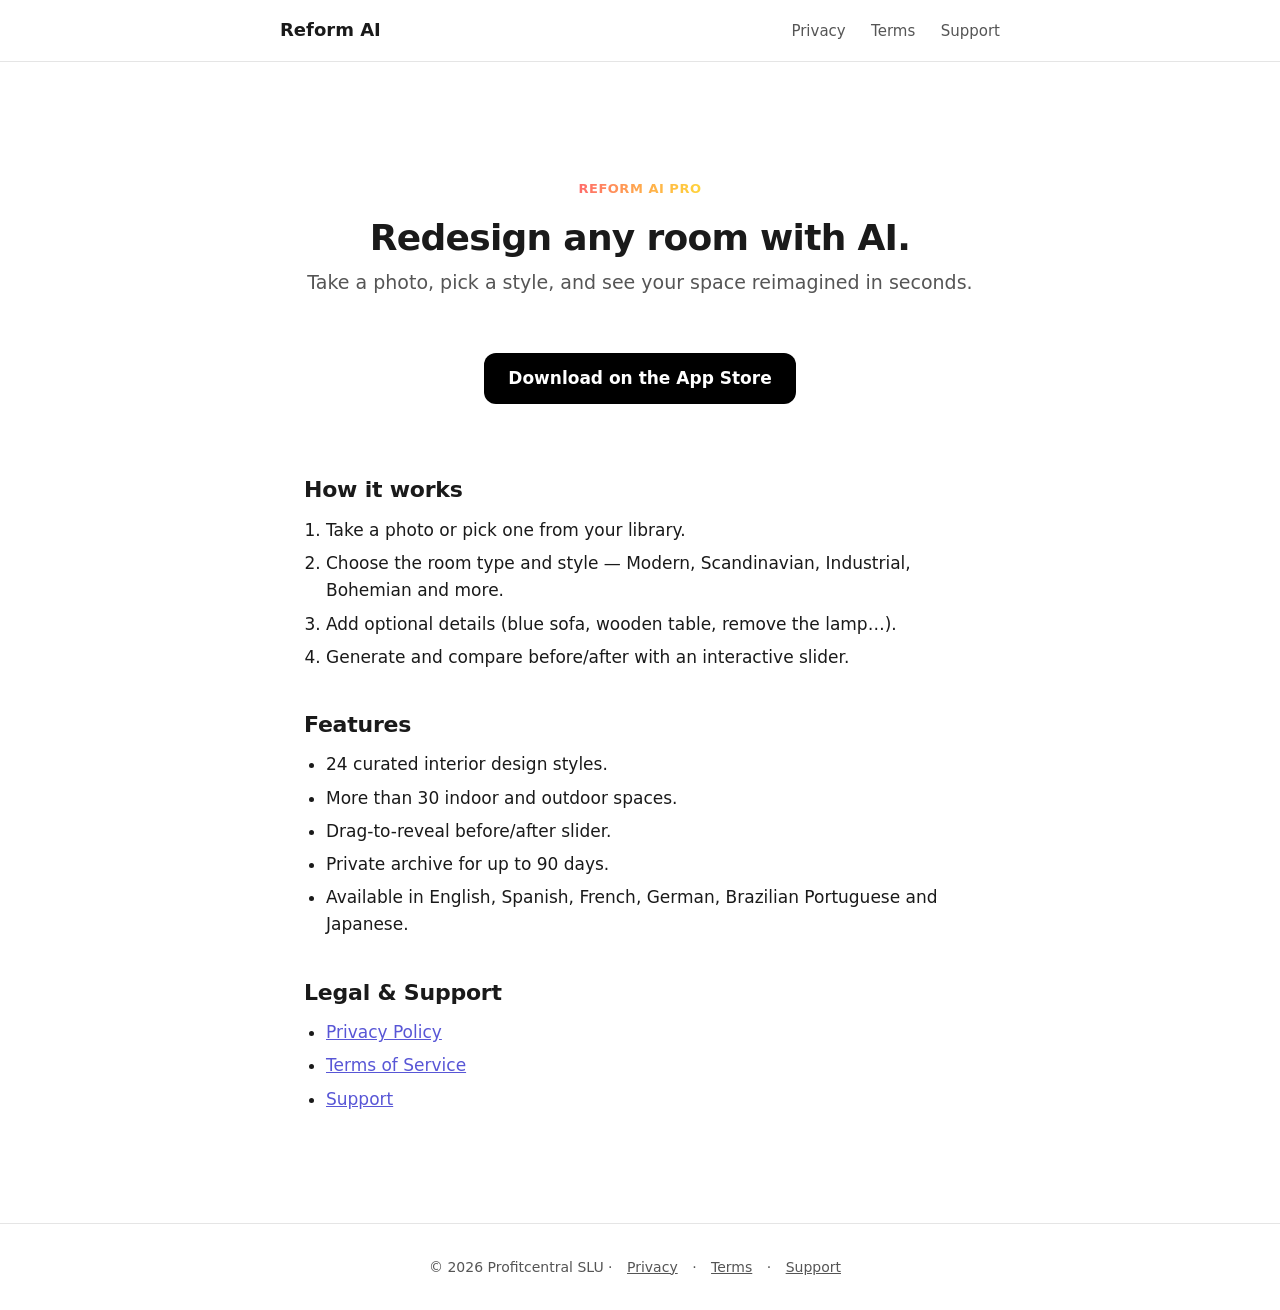
<file: index.html>
<!DOCTYPE html>
<html lang="en">
<head>
  <meta charset="UTF-8">
  <meta name="viewport" content="width=device-width, initial-scale=1.0">
  <title>Reform AI — Redesign Any Room With AI</title>
  <meta name="description" content="Take a photo, pick a style, get a photorealistic redesign in seconds. Reform AI for iOS.">
  <link rel="stylesheet" href="style.css">
</head>
<body>
  <header class="site-header">
    <div class="inner">
      <a href="index.html" class="brand">Reform AI</a>
      <nav>
        <a href="privacy.html">Privacy</a>
        <a href="terms.html">Terms</a>
        <a href="support.html">Support</a>
      </nav>
    </div>
  </header>

  <div class="container">
    <section class="hero">
      <div class="badge">Reform AI PRO</div>
      <h1>Redesign any room with AI.</h1>
      <p class="lead">Take a photo, pick a style, and see your space reimagined in seconds.</p>
      <a class="cta" href="#">Download on the App Store</a>
    </section>

    <section>
      <h2>How it works</h2>
      <ol>
        <li>Take a photo or pick one from your library.</li>
        <li>Choose the room type and style — Modern, Scandinavian, Industrial, Bohemian and more.</li>
        <li>Add optional details (blue sofa, wooden table, remove the lamp…).</li>
        <li>Generate and compare before/after with an interactive slider.</li>
      </ol>
    </section>

    <section>
      <h2>Features</h2>
      <ul>
        <li>24 curated interior design styles.</li>
        <li>More than 30 indoor and outdoor spaces.</li>
        <li>Drag-to-reveal before/after slider.</li>
        <li>Private archive for up to 90 days.</li>
        <li>Available in English, Spanish, French, German, Brazilian Portuguese and Japanese.</li>
      </ul>
    </section>

    <section>
      <h2>Legal &amp; Support</h2>
      <ul>
        <li><a href="privacy.html">Privacy Policy</a></li>
        <li><a href="terms.html">Terms of Service</a></li>
        <li><a href="support.html">Support</a></li>
      </ul>
    </section>
  </div>

  <footer class="site-footer">
    © 2026 Profitcentral SLU ·
    <a href="privacy.html">Privacy</a> ·
    <a href="terms.html">Terms</a> ·
    <a href="support.html">Support</a>
  </footer>
</body>
</html>
</file>
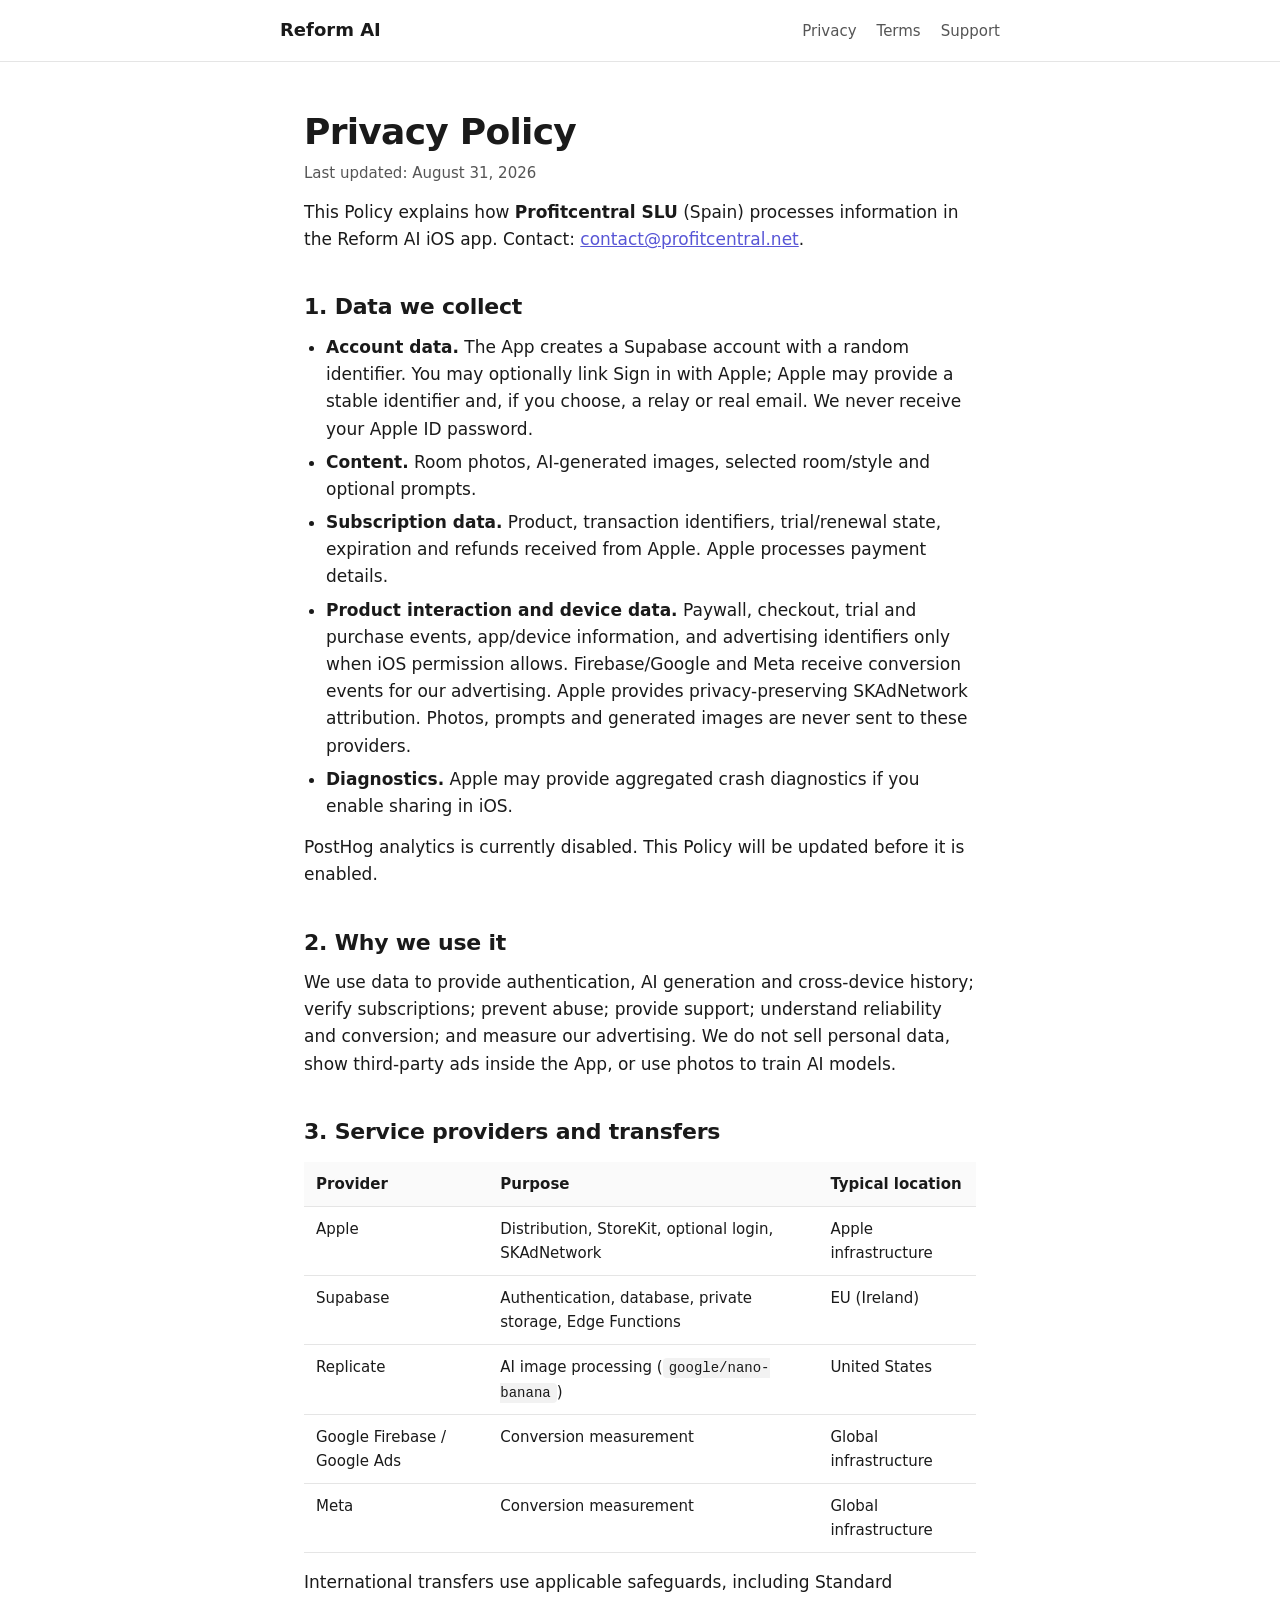
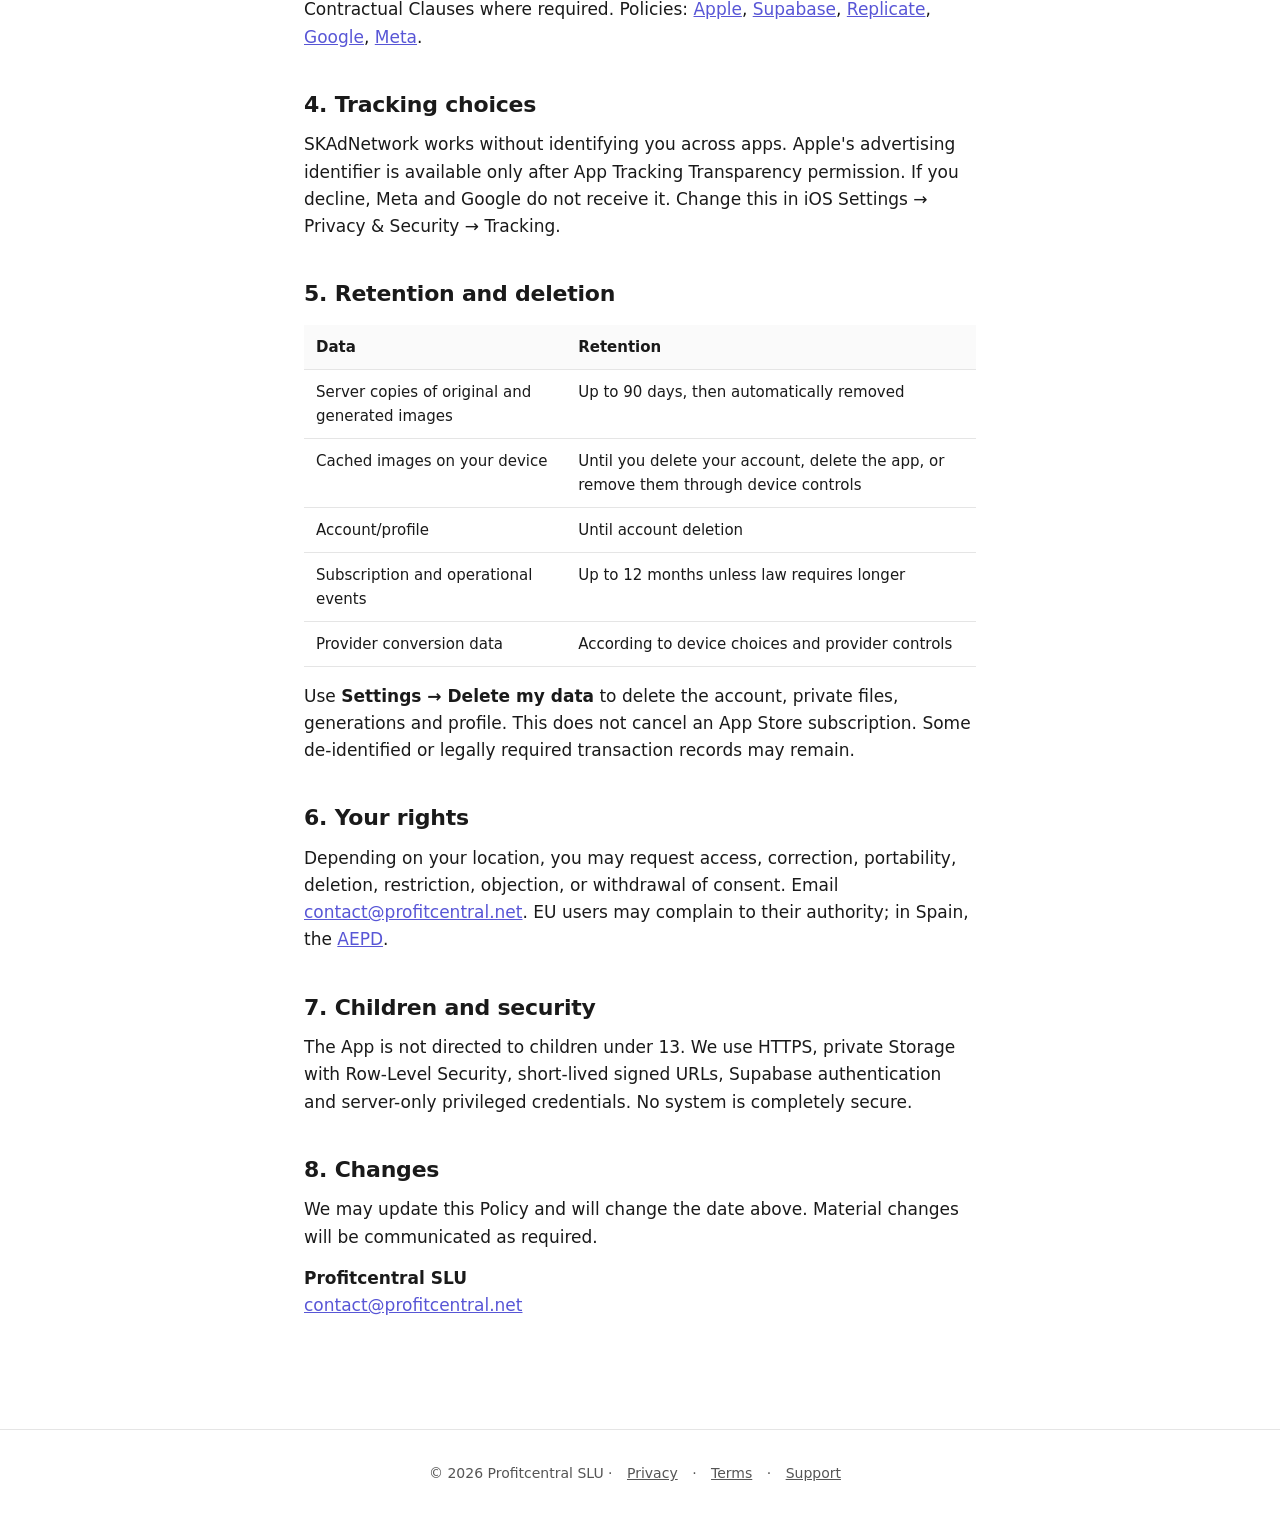
<file: privacy.html>
<!DOCTYPE html>
<html lang="en">
<head>
  <meta charset="UTF-8"><meta name="viewport" content="width=device-width, initial-scale=1.0">
  <title>Privacy Policy — Reform AI</title><link rel="stylesheet" href="style.css">
</head>
<body>
  <header class="site-header"><div class="inner"><a href="index.html" class="brand">Reform AI</a><nav><a href="privacy.html">Privacy</a><a href="terms.html">Terms</a><a href="support.html">Support</a></nav></div></header>
  <main class="container">
    <h1>Privacy Policy</h1><p class="muted">Last updated: August 31, 2026</p>
    <p>This Policy explains how <strong>Profitcentral SLU</strong> (Spain) processes information in the Reform AI iOS app. Contact: <a href="mailto:contact@profitcentral.net">contact@profitcentral.net</a>.</p>

    <h2>1. Data we collect</h2>
    <ul>
      <li><strong>Account data.</strong> The App creates a Supabase account with a random identifier. You may optionally link Sign in with Apple; Apple may provide a stable identifier and, if you choose, a relay or real email. We never receive your Apple ID password.</li>
      <li><strong>Content.</strong> Room photos, AI-generated images, selected room/style and optional prompts.</li>
      <li><strong>Subscription data.</strong> Product, transaction identifiers, trial/renewal state, expiration and refunds received from Apple. Apple processes payment details.</li>
      <li><strong>Product interaction and device data.</strong> Paywall, checkout, trial and purchase events, app/device information, and advertising identifiers only when iOS permission allows. Firebase/Google and Meta receive conversion events for our advertising. Apple provides privacy-preserving SKAdNetwork attribution. Photos, prompts and generated images are never sent to these providers.</li>
      <li><strong>Diagnostics.</strong> Apple may provide aggregated crash diagnostics if you enable sharing in iOS.</li>
    </ul>
    <p>PostHog analytics is currently disabled. This Policy will be updated before it is enabled.</p>

    <h2>2. Why we use it</h2>
    <p>We use data to provide authentication, AI generation and cross-device history; verify subscriptions; prevent abuse; provide support; understand reliability and conversion; and measure our advertising. We do not sell personal data, show third-party ads inside the App, or use photos to train AI models.</p>

    <h2>3. Service providers and transfers</h2>
    <table><thead><tr><th>Provider</th><th>Purpose</th><th>Typical location</th></tr></thead><tbody>
      <tr><td>Apple</td><td>Distribution, StoreKit, optional login, SKAdNetwork</td><td>Apple infrastructure</td></tr>
      <tr><td>Supabase</td><td>Authentication, database, private storage, Edge Functions</td><td>EU (Ireland)</td></tr>
      <tr><td>Replicate</td><td>AI image processing (<code>google/nano-banana</code>)</td><td>United States</td></tr>
      <tr><td>Google Firebase / Google Ads</td><td>Conversion measurement</td><td>Global infrastructure</td></tr>
      <tr><td>Meta</td><td>Conversion measurement</td><td>Global infrastructure</td></tr>
    </tbody></table>
    <p>International transfers use applicable safeguards, including Standard Contractual Clauses where required. Policies: <a href="https://www.apple.com/legal/privacy/">Apple</a>, <a href="https://supabase.com/privacy">Supabase</a>, <a href="https://replicate.com/privacy">Replicate</a>, <a href="https://policies.google.com/privacy">Google</a>, <a href="https://www.facebook.com/privacy/policy/">Meta</a>.</p>

    <h2>4. Tracking choices</h2>
    <p>SKAdNetwork works without identifying you across apps. Apple's advertising identifier is available only after App Tracking Transparency permission. If you decline, Meta and Google do not receive it. Change this in iOS Settings → Privacy &amp; Security → Tracking.</p>

    <h2 id="your-choices">5. Retention and deletion</h2>
    <table><thead><tr><th>Data</th><th>Retention</th></tr></thead><tbody>
      <tr><td>Server copies of original and generated images</td><td>Up to 90 days, then automatically removed</td></tr>
      <tr><td>Cached images on your device</td><td>Until you delete your account, delete the app, or remove them through device controls</td></tr>
      <tr><td>Account/profile</td><td>Until account deletion</td></tr>
      <tr><td>Subscription and operational events</td><td>Up to 12 months unless law requires longer</td></tr>
      <tr><td>Provider conversion data</td><td>According to device choices and provider controls</td></tr>
    </tbody></table>
    <p>Use <strong>Settings → Delete my data</strong> to delete the account, private files, generations and profile. This does not cancel an App Store subscription. Some de-identified or legally required transaction records may remain.</p>

    <h2>6. Your rights</h2>
    <p>Depending on your location, you may request access, correction, portability, deletion, restriction, objection, or withdrawal of consent. Email <a href="mailto:contact@profitcentral.net">contact@profitcentral.net</a>. EU users may complain to their authority; in Spain, the <a href="https://www.aepd.es">AEPD</a>.</p>

    <h2>7. Children and security</h2>
    <p>The App is not directed to children under 13. We use HTTPS, private Storage with Row-Level Security, short-lived signed URLs, Supabase authentication and server-only privileged credentials. No system is completely secure.</p>

    <h2>8. Changes</h2><p>We may update this Policy and will change the date above. Material changes will be communicated as required.</p>
    <p><strong>Profitcentral SLU</strong><br><a href="mailto:contact@profitcentral.net">contact@profitcentral.net</a></p>
  </main>
  <footer class="site-footer">© 2026 Profitcentral SLU · <a href="privacy.html">Privacy</a> · <a href="terms.html">Terms</a> · <a href="support.html">Support</a></footer>
</body></html>
</file>
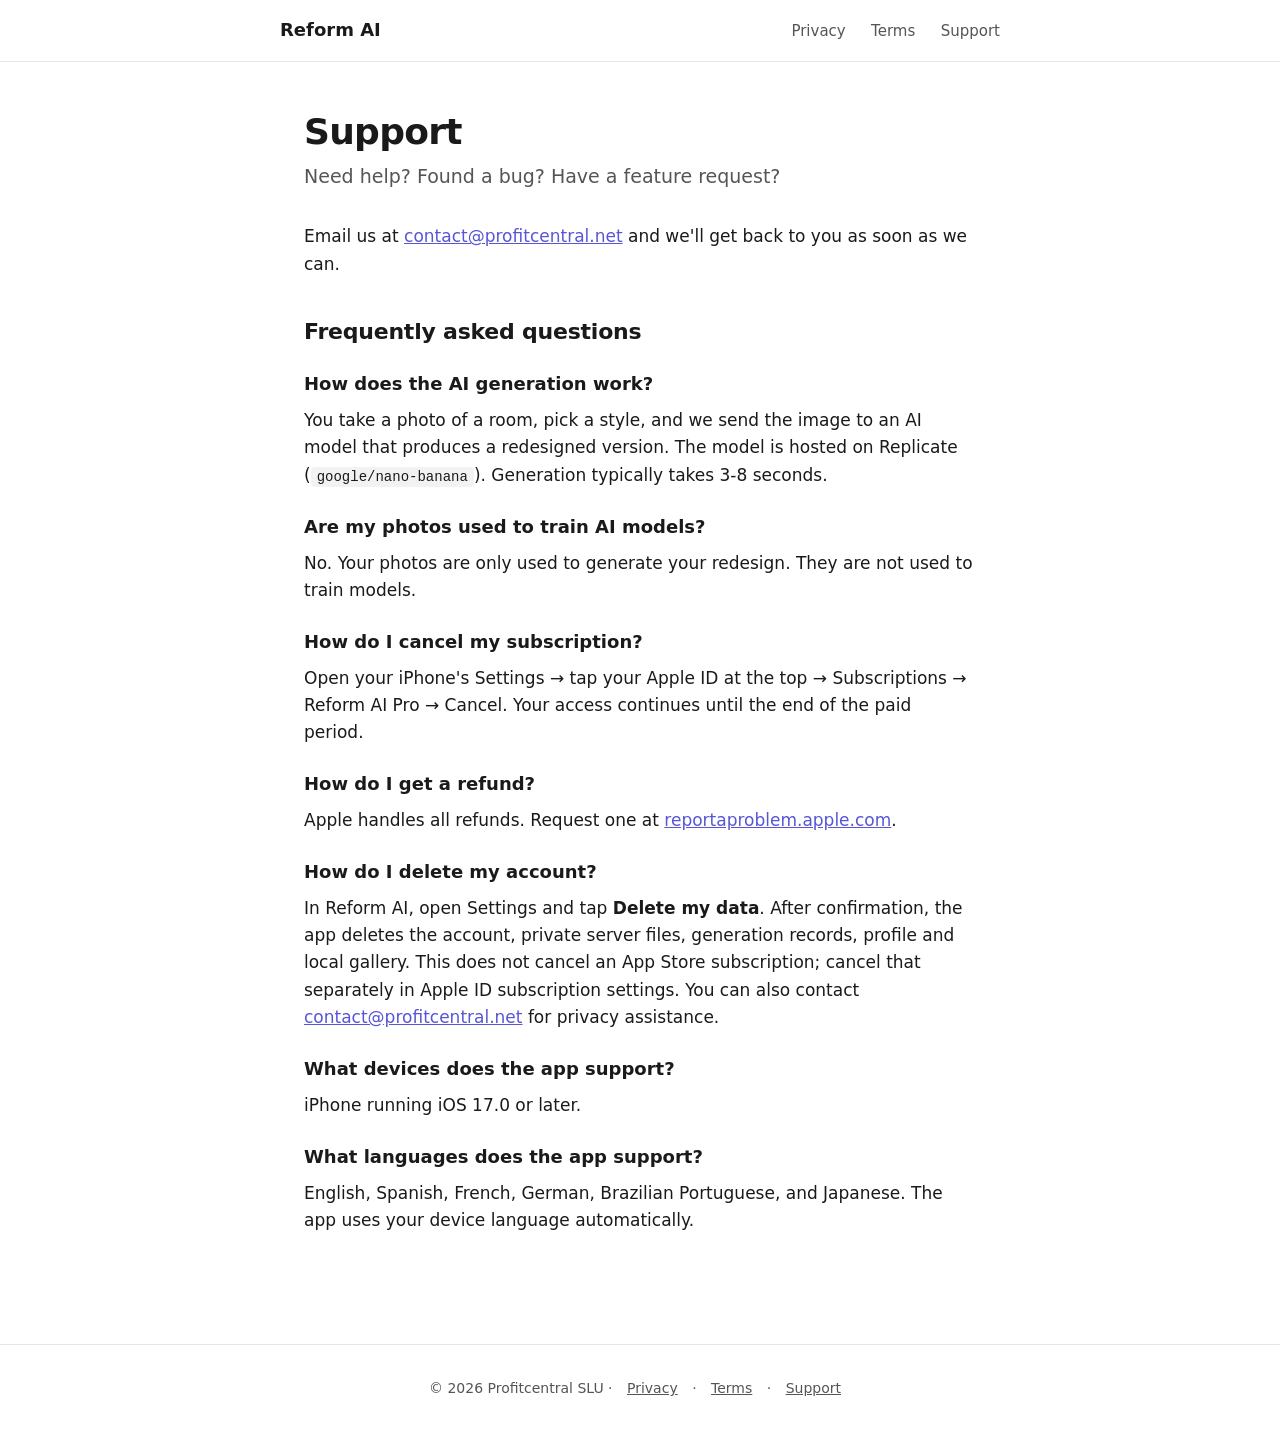
<file: support.html>
<!DOCTYPE html>
<html lang="en">
<head>
  <meta charset="UTF-8">
  <meta name="viewport" content="width=device-width, initial-scale=1.0">
  <title>Support — Reform AI</title>
  <link rel="stylesheet" href="style.css">
</head>
<body>
  <header class="site-header">
    <div class="inner">
      <a href="index.html" class="brand">Reform AI</a>
      <nav>
        <a href="privacy.html">Privacy</a>
        <a href="terms.html">Terms</a>
        <a href="support.html">Support</a>
      </nav>
    </div>
  </header>

  <main class="container">
    <h1>Support</h1>
    <p class="lead">Need help? Found a bug? Have a feature request?</p>

    <p>Email us at <a href="mailto:contact@profitcentral.net">contact@profitcentral.net</a> and we'll get back to you as soon as we can.</p>

    <h2>Frequently asked questions</h2>

    <h3>How does the AI generation work?</h3>
    <p>You take a photo of a room, pick a style, and we send the image to an AI model that produces a redesigned version. The model is hosted on Replicate (<code>google/nano-banana</code>). Generation typically takes 3-8 seconds.</p>

    <h3>Are my photos used to train AI models?</h3>
    <p>No. Your photos are only used to generate your redesign. They are not used to train models.</p>

    <h3>How do I cancel my subscription?</h3>
    <p>Open your iPhone's Settings → tap your Apple ID at the top → Subscriptions → Reform AI Pro → Cancel. Your access continues until the end of the paid period.</p>

    <h3>How do I get a refund?</h3>
    <p>Apple handles all refunds. Request one at <a href="https://reportaproblem.apple.com">reportaproblem.apple.com</a>.</p>

    <h3>How do I delete my account?</h3>
    <p>In Reform AI, open Settings and tap <strong>Delete my data</strong>. After confirmation, the app deletes the account, private server files, generation records, profile and local gallery. This does not cancel an App Store subscription; cancel that separately in Apple ID subscription settings. You can also contact <a href="mailto:contact@profitcentral.net">contact@profitcentral.net</a> for privacy assistance.</p>

    <h3>What devices does the app support?</h3>
    <p>iPhone running iOS 17.0 or later.</p>

    <h3>What languages does the app support?</h3>
    <p>English, Spanish, French, German, Brazilian Portuguese, and Japanese. The app uses your device language automatically.</p>
  </main>

  <footer class="site-footer">
    © 2026 Profitcentral SLU ·
    <a href="privacy.html">Privacy</a> ·
    <a href="terms.html">Terms</a> ·
    <a href="support.html">Support</a>
  </footer>
</body>
</html>
</file>
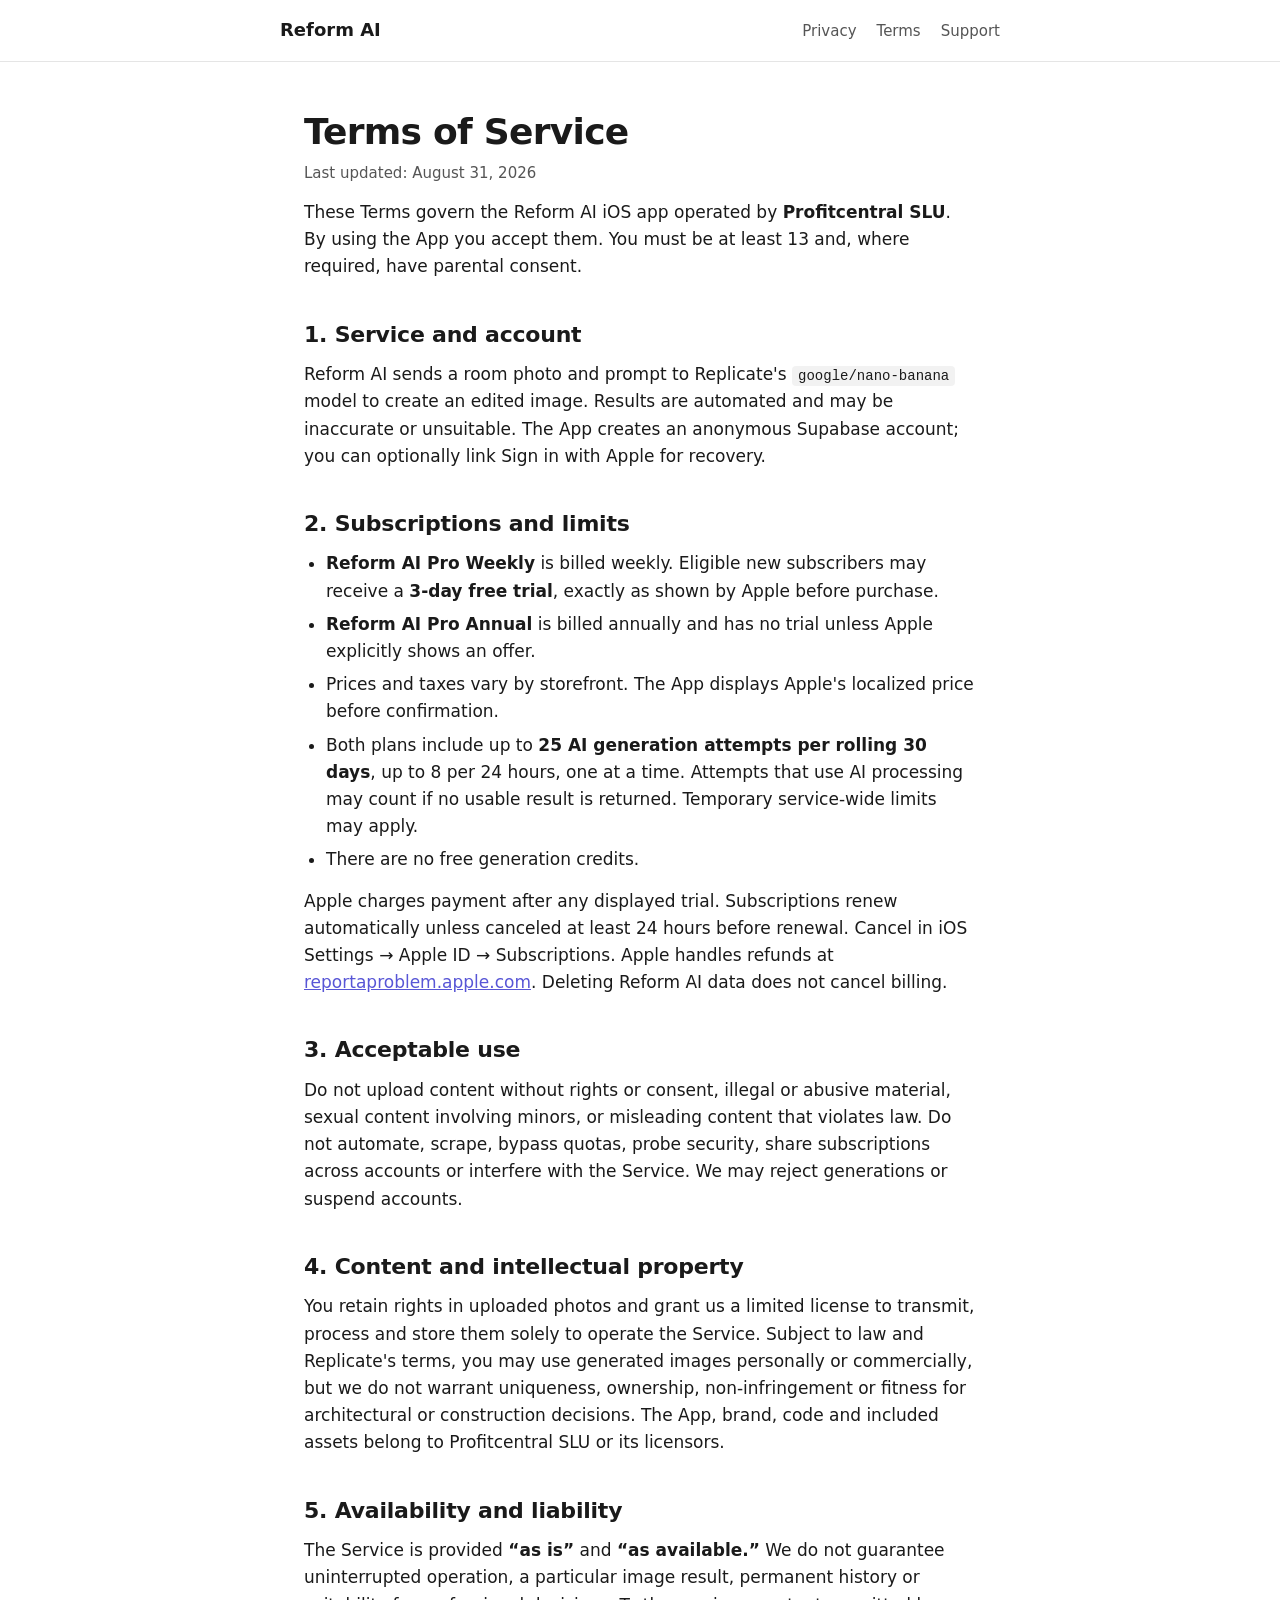
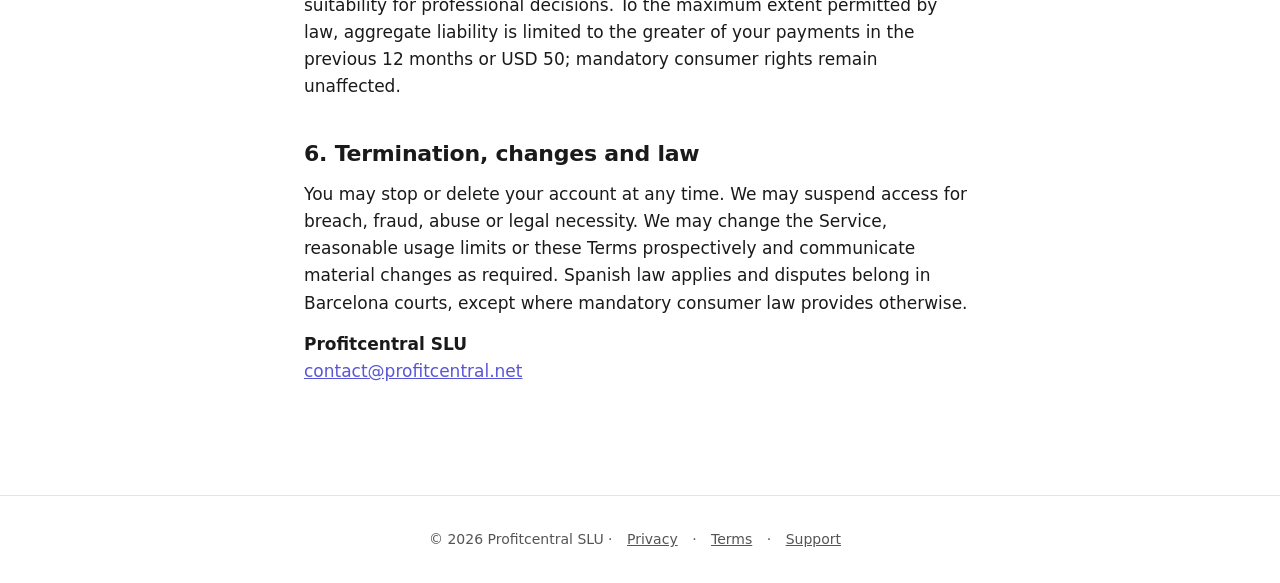
<file: terms.html>
<!DOCTYPE html>
<html lang="en">
<head>
  <meta charset="UTF-8"><meta name="viewport" content="width=device-width, initial-scale=1.0">
  <title>Terms of Service — Reform AI</title><link rel="stylesheet" href="style.css">
</head>
<body>
  <header class="site-header"><div class="inner"><a href="index.html" class="brand">Reform AI</a><nav><a href="privacy.html">Privacy</a><a href="terms.html">Terms</a><a href="support.html">Support</a></nav></div></header>
  <main class="container">
    <h1>Terms of Service</h1><p class="muted">Last updated: August 31, 2026</p>
    <p>These Terms govern the Reform AI iOS app operated by <strong>Profitcentral SLU</strong>. By using the App you accept them. You must be at least 13 and, where required, have parental consent.</p>

    <h2>1. Service and account</h2>
    <p>Reform AI sends a room photo and prompt to Replicate's <code>google/nano-banana</code> model to create an edited image. Results are automated and may be inaccurate or unsuitable. The App creates an anonymous Supabase account; you can optionally link Sign in with Apple for recovery.</p>

    <h2>2. Subscriptions and limits</h2>
    <ul>
      <li><strong>Reform AI Pro Weekly</strong> is billed weekly. Eligible new subscribers may receive a <strong>3-day free trial</strong>, exactly as shown by Apple before purchase.</li>
      <li><strong>Reform AI Pro Annual</strong> is billed annually and has no trial unless Apple explicitly shows an offer.</li>
      <li>Prices and taxes vary by storefront. The App displays Apple's localized price before confirmation.</li>
      <li>Both plans include up to <strong>25 AI generation attempts per rolling 30 days</strong>, up to 8 per 24 hours, one at a time. Attempts that use AI processing may count if no usable result is returned. Temporary service-wide limits may apply.</li>
      <li>There are no free generation credits.</li>
    </ul>
    <p>Apple charges payment after any displayed trial. Subscriptions renew automatically unless canceled at least 24 hours before renewal. Cancel in iOS Settings → Apple ID → Subscriptions. Apple handles refunds at <a href="https://reportaproblem.apple.com">reportaproblem.apple.com</a>. Deleting Reform AI data does not cancel billing.</p>

    <h2>3. Acceptable use</h2>
    <p>Do not upload content without rights or consent, illegal or abusive material, sexual content involving minors, or misleading content that violates law. Do not automate, scrape, bypass quotas, probe security, share subscriptions across accounts or interfere with the Service. We may reject generations or suspend accounts.</p>

    <h2>4. Content and intellectual property</h2>
    <p>You retain rights in uploaded photos and grant us a limited license to transmit, process and store them solely to operate the Service. Subject to law and Replicate's terms, you may use generated images personally or commercially, but we do not warrant uniqueness, ownership, non-infringement or fitness for architectural or construction decisions. The App, brand, code and included assets belong to Profitcentral SLU or its licensors.</p>

    <h2>5. Availability and liability</h2>
    <p>The Service is provided <strong>“as is”</strong> and <strong>“as available.”</strong> We do not guarantee uninterrupted operation, a particular image result, permanent history or suitability for professional decisions. To the maximum extent permitted by law, aggregate liability is limited to the greater of your payments in the previous 12 months or USD 50; mandatory consumer rights remain unaffected.</p>

    <h2>6. Termination, changes and law</h2>
    <p>You may stop or delete your account at any time. We may suspend access for breach, fraud, abuse or legal necessity. We may change the Service, reasonable usage limits or these Terms prospectively and communicate material changes as required. Spanish law applies and disputes belong in Barcelona courts, except where mandatory consumer law provides otherwise.</p>
    <p><strong>Profitcentral SLU</strong><br><a href="mailto:contact@profitcentral.net">contact@profitcentral.net</a></p>
  </main>
  <footer class="site-footer">© 2026 Profitcentral SLU · <a href="privacy.html">Privacy</a> · <a href="terms.html">Terms</a> · <a href="support.html">Support</a></footer>
</body></html>
</file>
<file: style.css>
/* Shared stylesheet for AI Remodel marketing pages */
:root {
  --bg: #ffffff;
  --fg: #1a1a1a;
  --fg-muted: #555;
  --accent: #5856d6;
  --border: #e5e5e5;
  --max-width: 720px;
  --radius: 12px;
  --font-body: -apple-system, BlinkMacSystemFont, "SF Pro Text", "Segoe UI", system-ui, sans-serif;
  --font-display: -apple-system, BlinkMacSystemFont, "SF Pro Display", system-ui, sans-serif;
}

@media (prefers-color-scheme: dark) {
  :root {
    --bg: #111;
    --fg: #f2f2f2;
    --fg-muted: #aaa;
    --border: #2a2a2a;
  }
}

* { box-sizing: border-box; }

html { -webkit-text-size-adjust: 100%; }

body {
  margin: 0;
  padding: 0;
  font-family: var(--font-body);
  font-size: 17px;
  line-height: 1.6;
  color: var(--fg);
  background: var(--bg);
}

.container {
  max-width: var(--max-width);
  margin: 0 auto;
  padding: 48px 24px 96px;
}

header.site-header {
  border-bottom: 1px solid var(--border);
  padding: 16px 24px;
  position: sticky;
  top: 0;
  background: var(--bg);
  z-index: 10;
}

header.site-header .inner {
  max-width: var(--max-width);
  margin: 0 auto;
  display: flex;
  justify-content: space-between;
  align-items: center;
  gap: 16px;
}

header.site-header a.brand {
  font-family: var(--font-display);
  font-weight: 700;
  font-size: 18px;
  color: var(--fg);
  text-decoration: none;
}

header.site-header nav a {
  color: var(--fg-muted);
  text-decoration: none;
  margin-left: 20px;
  font-size: 15px;
}

header.site-header nav a:hover { color: var(--accent); }

h1 {
  font-family: var(--font-display);
  font-size: 36px;
  line-height: 1.2;
  margin: 0 0 8px;
  letter-spacing: -0.02em;
}

h2 {
  font-family: var(--font-display);
  font-size: 22px;
  line-height: 1.3;
  margin: 40px 0 12px;
  letter-spacing: -0.01em;
}

h3 {
  font-size: 18px;
  margin: 24px 0 8px;
}

p, ul, ol {
  margin: 0 0 14px;
  color: var(--fg);
}

ul, ol { padding-left: 22px; }

li + li { margin-top: 6px; }

a { color: var(--accent); }

.muted { color: var(--fg-muted); font-size: 15px; }

.lead {
  font-size: 19px;
  color: var(--fg-muted);
  margin-bottom: 32px;
}

table {
  width: 100%;
  border-collapse: collapse;
  margin: 16px 0;
  font-size: 15px;
}

th, td {
  text-align: left;
  padding: 10px 12px;
  border-bottom: 1px solid var(--border);
  vertical-align: top;
}

th {
  font-weight: 600;
  background: rgba(0,0,0,0.02);
}

@media (prefers-color-scheme: dark) {
  th { background: rgba(255,255,255,0.03); }
}

code {
  font-family: ui-monospace, "SF Mono", Menlo, monospace;
  background: rgba(0,0,0,0.05);
  padding: 2px 6px;
  border-radius: 4px;
  font-size: 14px;
}

@media (prefers-color-scheme: dark) {
  code { background: rgba(255,255,255,0.08); }
}

hr {
  border: 0;
  border-top: 1px solid var(--border);
  margin: 32px 0;
}

footer.site-footer {
  border-top: 1px solid var(--border);
  padding: 32px 24px;
  text-align: center;
  color: var(--fg-muted);
  font-size: 14px;
}

footer.site-footer a {
  color: var(--fg-muted);
  margin: 0 10px;
}

.hero {
  text-align: center;
  padding: 64px 0 32px;
}

.hero .badge {
  display: inline-block;
  font-size: 13px;
  font-weight: 600;
  background: linear-gradient(90deg, #ff6b6b, #ffa94d, #ffd43b);
  -webkit-background-clip: text;
  background-clip: text;
  color: transparent;
  letter-spacing: 0.04em;
  text-transform: uppercase;
  margin-bottom: 16px;
}

.cta {
  display: inline-block;
  background: #000;
  color: #fff;
  padding: 12px 24px;
  border-radius: var(--radius);
  text-decoration: none;
  font-weight: 600;
  margin-top: 24px;
}

@media (prefers-color-scheme: dark) {
  .cta { background: #fff; color: #000; }
}
</file>
